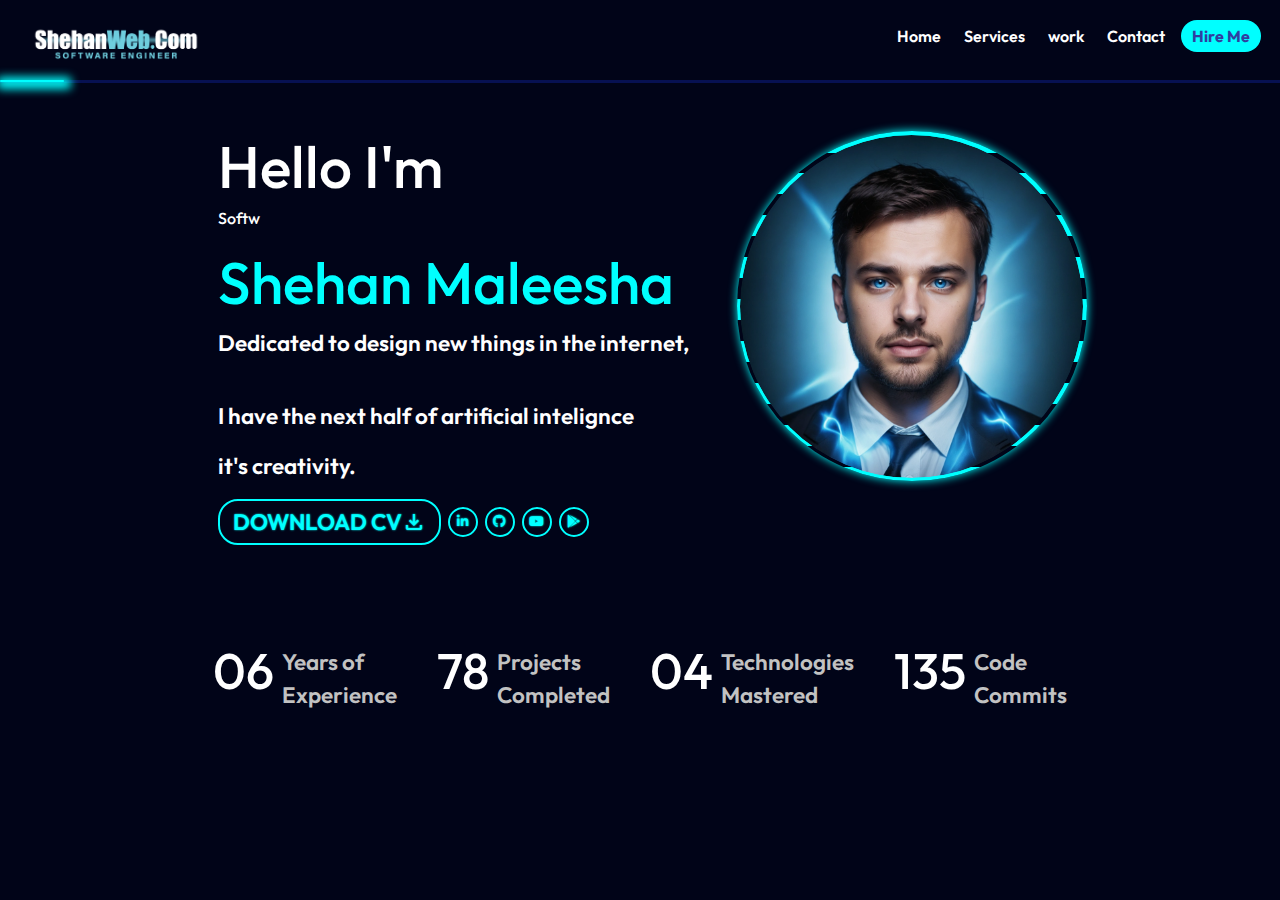
<file: index.html>
<!DOCTYPE html>
<html lang="en">
<head>
    <meta charset="UTF-8">
    <meta name="viewport" content="width=device-width, initial-scale=1.0">
    <link rel="stylesheet" href="https://pro.fontawesome.com/releases/v5.10.0/css/all.css" integrity="sha384-AYmEC3Yw5cVb3ZcuHtOA93w35dYTsvhLPVnYs9eStHfGJvOvKxVfELGroGkvsg+p" crossorigin="anonymous"/>
    <link rel="stylesheet" href="https://cdnjs.cloudflare.com/ajax/libs/font-awesome/6.5.2/css/all.min.css">
    <link href="https://cdn.jsdelivr.net/npm/bootstrap@5.3.3/dist/css/bootstrap.min.css" rel="stylesheet" integrity="sha384-QWTKZyjpPEjISv5WaRU9OFeRpok6YctnYmDr5pNlyT2bRjXh0JMhjY6hW+ALEwIH" crossorigin="anonymous">
    <link rel="stylesheet" href="css/main.css">
    <link rel="stylesheet" href="css/homecontent.css">
    <link rel="stylesheet" href="https://fonts.googleapis.com/css2?family=Material+Symbols+Outlined:opsz,wght,FILL,GRAD@20..48,100..700,0..1,-50..200" />
    <title>Shehan.com</title>
    <link rel="icon" type="image/x-icon" href="images/favicon.ico">
</head>
<body class="center">
    <nav class="wrap d-flex p-3 pt-md-4">
        <div class="nav">
            <a href="index.html" class="flex-grow-1">
                <img src="images/logo-01.png" alt="shehan- website-logo" class="logo">
            </a>
            <div id="navList" class="links">
                <div id="navclose" class="not-display-in-pc navCloseButton"><i class="fa fa-window-close" aria-hidden="true"></i></div>
                <a class="navLinks" href="index.html">Home</a>
                <a class="navLinks" href="work.html">Services</a>
                <a class="navLinks" href="work.html">work</a>
                <a class="navLinks" target="_blank" href="https://www.linkedin.com/in/shehan-maleesha-017a89261/">Contact</a>
                <a class="btn-my-light" target="_blank" href="https://www.linkedin.com/in/shehan-maleesha-017a89261/">Hire Me</a>
            </div>
            <div id="navbutton" class="navbutton not-display-in-pc ">
            <i class="fas fa-bars"></i>
            </div>
        </div>
    </nav>
    <div class="navBottomLine">
        <div class="light "></div>
    </div>
    <main>
        <div class="homecontnet wrap">
            <div class="intro flex justify-content-md-between justify-content-center pt-md-5 pb-md-5">
                <div class="textarea ms-sm-4 white">
                    <h1>Hello I'm</h1>
                    <h6 class="text-shadow-glow typewriter" id="typewriter"></h6>
                    <h1 class="aqua">Shehan Maleesha</h1>
                    <p>Dedicated to design new things in the internet,</p>
                    <br>
                    <p>I have the next half of artificial intelignce</p>
                    <p class="text-shadow-glow"> it's creativity.</p>
                    <div class="socialAndCV d-flex flex-row align-items-center justify-content-start pb-5">
                        <a class="cv"  href="https://github.com/shehanm95/shehan-CV/archive/refs/heads/main.zip">
                            <div class="d-flex mt-1 mb-1 justify-content-between align-items-center">
                                <p class="mb-0">DOWNLOAD CV</p> 
                                <span class=" material-symbols-outlined">
                            download
                            </span></div></a>
                                <div class="socialseperated d-flex ">
                            <a class="social center" target="_blank" href="https://www.linkedin.com/in/shehan-maleesha-017a89261/"><i class="fa-brands fa-linkedin-in"></i></a>
                            <a class="social center"  target="_blank" href="https://github.com/shehanm95"><i class="fa-brands fa-github"></i></a>
                            <a class="social center"  target="_blank" href="https://www.youtube.com/channel/UCpH_c0vdcc4hldc22ilMVgg"><i class="fa-brands fa-youtube"></i></a>
                            <a class="social center"  target="_blank" href="https://play.google.com/store/apps/dev?id=4845380326082321253"><i class="fa-brands fa-google-play"></i></a>

</div></div>
                   
                </div>
                <div class="outerCircle center flex ms-md-5 mb-0 mb-sm-4">
                    <div class="bars ">
                        <div class="bar"></div>
                        <div class="bar"></div>
                        <div class="bar"></div>
                        <div class="bar"></div>
                        <div class="bar"></div>
                        <div class="bar"></div>
                        <div class="bar"></div>
                        <div class="bar"></div>
                        <div class="bar"></div>
                    </div>
                    <div class="innerCircle center">
                        <img src="images/shehan maleesha.png" alt="shehan maleesha photo">
                    </div>
                </div>
               
            </div>
        
            <!-- ============Experience area    ================= -->
            
            <div class="experience">
                <div class="exItem">
                    <h1 class="d-inline-block">06</h1>
                    <p class="d-inline-block">Years of <br>
                    Experience</p>
                </div>
                <div class="exItem">
                    <h1 class="d-inline-block">78</h1>
                    <p class="d-inline-block">Projects<br>
                    Completed</p>
                </div>
                <div class="exItem">
                    <h1 class="d-inline-block">04</h1>
                    <p class="d-inline-block">Technologies <br>
                    Mastered</p>
                </div>
                <div class="exItem">
                    <h1 class="d-inline-block">135</h1>
                    <p class="d-inline-block">Code <br>
                    Commits</p>
                </div>
            </div>
            
            <!-- ============Experience area END    ================= -->
        
        </div>
    </main>
    <footer>

    </footer>
    <div class="d-none" id="moveUp"><i class='far fa-arrow-alt-circle-up' style='font-size:36px'></i></div>
</body>
<script src="https://cdn.jsdelivr.net/npm/bootstrap@5.3.3/dist/js/bootstrap.bundle.min.js" integrity="sha384-YvpcrYf0tY3lHB60NNkmXc5s9fDVZLESaAA55NDzOxhy9GkcIdslK1eN7N6jIeHz" crossorigin="anonymous"></script>
<script src="JS/main.js"></script> 

<style>
@media (min-width: 1000px){
    h1{
    font-size: 6.5vmin;
}
p{
    font-size: 2.5vmin;
}
}
</style>
</html>
</file>
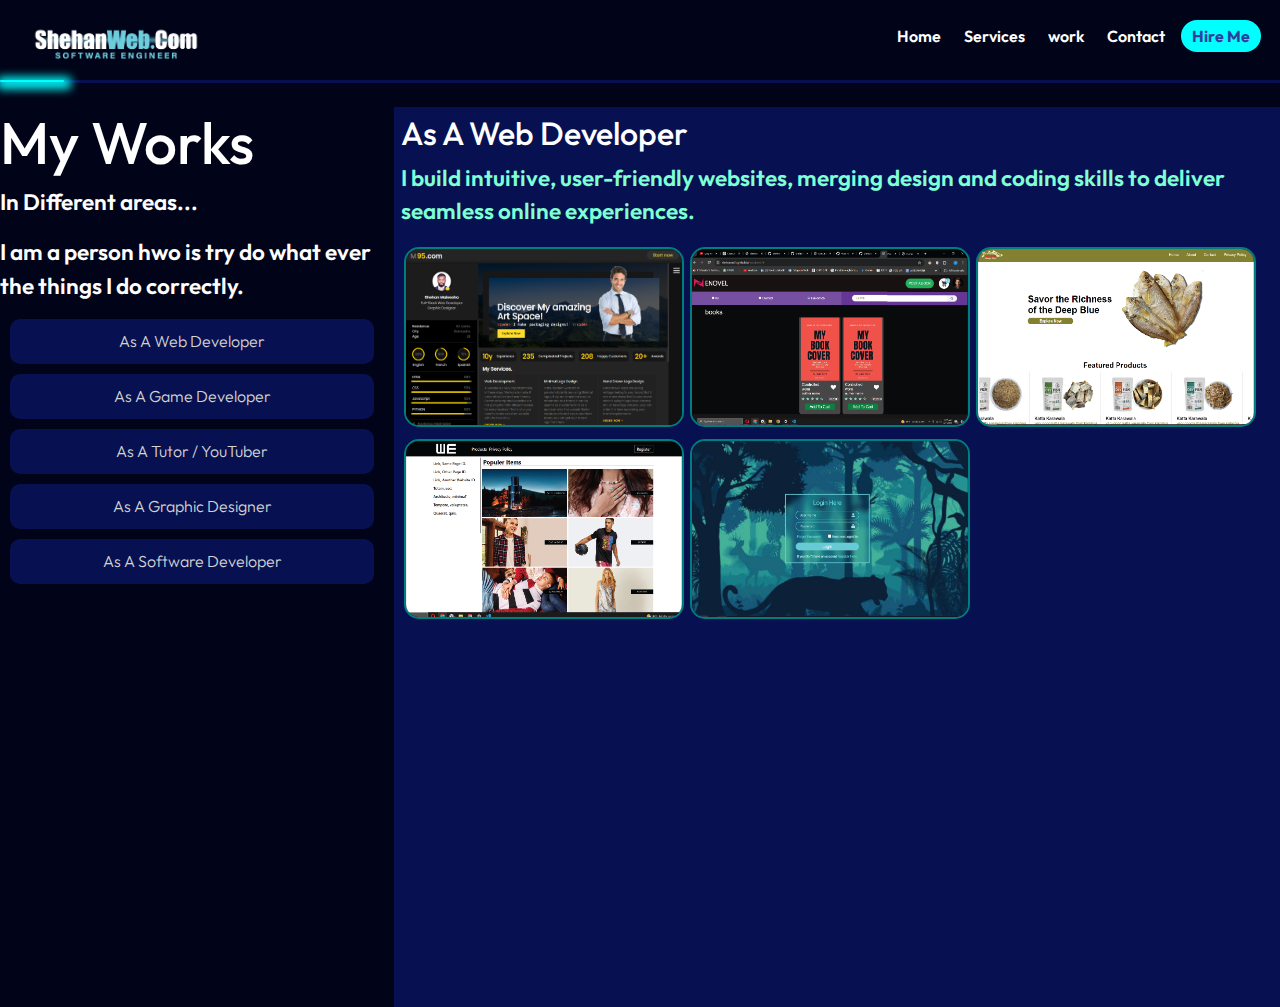
<file: work.html>
<!DOCTYPE html>
<html lang="en">
<head>
    <meta charset="UTF-8">
    <meta name="viewport" content="width=device-width, initial-scale=1.0">
    <link rel="stylesheet" href="https://pro.fontawesome.com/releases/v5.10.0/css/all.css" integrity="sha384-AYmEC3Yw5cVb3ZcuHtOA93w35dYTsvhLPVnYs9eStHfGJvOvKxVfELGroGkvsg+p" crossorigin="anonymous"/>
    <link rel="stylesheet" href="https://cdnjs.cloudflare.com/ajax/libs/font-awesome/6.5.2/css/all.min.css">
    <link href="https://cdn.jsdelivr.net/npm/bootstrap@5.3.3/dist/css/bootstrap.min.css" rel="stylesheet" integrity="sha384-QWTKZyjpPEjISv5WaRU9OFeRpok6YctnYmDr5pNlyT2bRjXh0JMhjY6hW+ALEwIH" crossorigin="anonymous">
    <link rel="stylesheet" href="css/main.css">
    <link rel="stylesheet" href="css/homecontent.css">
    <link rel="stylesheet" href="css/work.css">
    <link rel="stylesheet" href="https://fonts.googleapis.com/css2?family=Material+Symbols+Outlined:opsz,wght,FILL,GRAD@20..48,100..700,0..1,-50..200" />
    <title>Shehan.com | Works</title>
    <link rel="icon" type="image/x-icon" href="images/favicon.ico">
</head>
<body class="center">
    <nav class="wrap d-flex p-3 pt-md-4">
        <div class="nav">
            <a href="index.html" class="flex-grow-1">
                <img src="images/logo-01.png" alt="shehan- website-logo" class="logo">
            </a>
            <div id="navList" class="links">
                <div id="navclose" class="not-display-in-pc navCloseButton"><i class="fa fa-window-close" aria-hidden="true"></i></div>
                <a class="navLinks" href="index.html">Home</a>
                <a class="navLinks" href="work.html">Services</a>
                <a class="navLinks" href="work.html">work</a>
                <a class="navLinks" target="_blank" href="https://www.linkedin.com/in/shehan-maleesha-017a89261/">Contact</a>
                <a class="btn-my-light" target="_blank" href="https://www.linkedin.com/in/shehan-maleesha-017a89261/">Hire Me</a>
            </div>
            <div id="navbutton" class="navbutton not-display-in-pc ">
            <i class="fas fa-bars"></i>
            </div>
        </div>
    </nav>
    <div class="navBottomLine">
        <div class="light "></div>
    </div>
    <main class="workContent wrap d-flex mt-0 mt-sm-4">
            <div class="sidebar">
                <div>
                    <h1>My Works</h1>
                    <p>In Different areas...</p>
                    <p class="explain ">I am a person hwo is try do what ever the things I do correctly.</p>
                </div>
                <a onclick="chooseCategory('webDeveloper')" href="#holder" class="tab">As A Web Developer</a>
                <a onclick="chooseCategory('gameDeveloper')" href="#holder" class="tab">As A Game Developer</a>
                <a onclick="chooseCategory('YouTuber')" href="#holder" class="tab">As A Tutor /&nbsp;YouTuber</a>
                <a onclick="chooseCategory('Designer')" href="#holder" class="tab">As A Graphic Designer</a>
                <a onclick="chooseCategory('Software')" href="#holder" class="tab">As A Software Developer</a>
            </div>
            <div id="holder" class="col-12 col-md-9 workCategoryHolder">
                <div id="webDeveloper" class="workCategory col-12">
                    <div class="describe">
                        <h2>As A Web Developer</h2>
                        <p>I build intuitive, user-friendly websites, merging design and coding skills to deliver seamless online experiences.</p>
                    </div>
                    
                </div>
                <div id="gameDeveloper" class="workCategory d-none col-12">
                    <div class="describe">
                        <h2>As A Game Developer</h2>
                        <p>I craft engaging game experiences, blending creativity and technical skills to entertain and challenge players.</p>
                    </div>
                </div>
                <div id="YouTuber" class="workCategory d-none col-12">
                    <div class="describe">
                        <h2>As A YouTuber</h2>
                        <p>I produce informative and entertaining video content, connecting with my audience through creativity and authenticity.</p>
                    </div>
                </div>
                <div id="Designer" class="workCategory d-none col-12">
                    <div class="describe">
                        <h2>As A Graphic Designer</h2>
                        <p>I design visually appealing graphics, combining aesthetics with functionality to communicate messages effectively.</p>
                    </div>
                </div>
                <div id="Software" class="workCategory d-none col-12">
                    <div class="describe">
                        <h2>As A Software Developer</h2>
                        <p>I develop robust software solutions, focusing on functionality, efficiency, and user satisfaction.</p>
                    </div>
                </div>
            
            </div>
        
    </main>
    <footer>

    </footer>
    
    <!-- SCROLL BUTTON TO BE REMOVED <div class="d-none" id="moveUp"><i class='far fa-arrow-alt-circle-up' style='font-size:36px'></i></div> -->
</body>

    <script>
        let webDeveloper =document.getElementById("webDeveloper");        
        let gameDeveloper =document.getElementById("gameDeveloper");    
        let YouTuber =document.getElementById("YouTuber");    
        let Designer =document.getElementById("Designer");    
        let Software =document.getElementById("Software");
        
        
        function addWorkItem(appendTo, name, shortDescription, imagePath, website) {
            let workItem = document.createElement("div");
            workItem.classList.add("workItem");

            let link = document.createElement("a");
            link.target = "_blank";
            link.href = website;

            let img = document.createElement("img");
            img.src = imagePath;
            img.alt = name;
            link.appendChild(img);

            let workDetails = document.createElement("div");
            workDetails.classList.add("workDetails");

            let title = document.createElement("h2");
            title.textContent = name;
            workDetails.appendChild(title);

            let description = document.createElement("p");
            description.textContent = shortDescription;
            workDetails.appendChild(description);

            link.appendChild(workDetails);
            workItem.appendChild(link);
            appendTo.append(workItem);
        }


        // ADD WORK ITEM AREA WEB DEVELOPER==================================
        {
        addWorkItem(webDeveloper,"Old Personal Website", 
        "I have made this in 2020 as a sample website.", 
        "images/webdeveloper/oldPersonalWebsite2.png",
        "https://shehanm95.github.io/m95.com/");
        addWorkItem(webDeveloper,"Book Shop Website", 
        "I made this website for a online shopping store.", 
        "images/webdeveloper/BookWebsite.png",
        "https://shehanm95.github.io/bookweb/#");
        addWorkItem(webDeveloper,"DryFish.com", 
        "I made this website for a Dry Fish Store", 
        "images/webdeveloper/DryFishWebsite.png",
        "https://shehanm95.github.io/DryFish.com/");
        addWorkItem(webDeveloper,"Fashion.com", 
        "I made this website for a Online Fashion Store.", 
        "images/webdeveloper/FashionWebsite.png",
        "https://shehanm95.github.io/fashion.com/");
        addWorkItem(webDeveloper,"A LoginPage", 
        "This is a sample Login Page", 
        "images/webdeveloper/LoginWebsite.png",
        "https://shehanm95.github.io/LoginPage/");
        }
        // ADD WORK ITEM AREA GAME DEVELOPER=================================
        {
        addWorkItem(gameDeveloper,"Cute Goblin",
        "I have made this game as a game developer",
        "images/gameDeveloper/Cute Goblin.png",
        "https://www.youtube.com/watch?v=V0A5VFR_hiA");
        addWorkItem(gameDeveloper,"Feli In The BCI",
        "I have made this game as a game developer",
        "images/gameDeveloper/Feli In The BCI.png",
        "https://youtu.be/4C1Z1GRJENo");
        addWorkItem(gameDeveloper,"fighter Mobile",
        "I have made this game as a game developer",
        "images/gameDeveloper/fighter Mobile.png",
        "https://play.google.com/store/apps/details?id=com.easternpearl.fightermobile");
        addWorkItem(gameDeveloper,"Fruit Catcher",
        "I have made this game as a game developer",
        "images/gameDeveloper/Fruit Catcher.png",
        "https://play.google.com/store/apps/details?id=com.easternPearl.test");
        addWorkItem(gameDeveloper,"Pearl Harbor Attack",
        "I have made this game as a game developer",
        "images/gameDeveloper/Pearl Harbor Attack.png",
        "https://youtu.be/_iWh3xzRM6E");
        addWorkItem(gameDeveloper,"Pirate Cannon",
        "I have made this game as a game developer",
        "images/gameDeveloper/Pirate Cannon.png",
        "https://www.youtube.com/watch?v=CCugnqq-pDY");
        addWorkItem(gameDeveloper,"Path Finder",
        "I have made this game as a game developer",
        "images/gameDeveloper/Path Finder.png",
        "https://youtu.be/IekF_sBsut0");
        }
        // ADD WORK ITEM AREA YOUTUBER======================================
        { 
        addWorkItem(YouTuber,
        "C++\nTUTORIAL", 
        "Functions in C++",
        "images/youTuber/Functions in C++ youtuber.png",
        "https://www.youtube.com/watch?v=TRwiK5q4Gg0&list=PLYn0CrafIx8ns1Zmvgicn9X9kC7TTN06k&index=4"
        );
        addWorkItem(YouTuber,
        "C++\nTUTORIAL", 
        "Nested For Loops And 2D Arrays",
        "images/youTuber/Nested For Loops And 3D Arrays youtuber.png",
        "https://youtu.be/0aJBu5ba5LQ"
        );
        addWorkItem(YouTuber,
        "C++\nTUTORIAL", 
        "Pointers in C++",
        "images/youTuber/Pointers in C++ youtuber.png",
        "https://youtu.be/0aJBu5ba5LQ"
        );
        addWorkItem(YouTuber,
        "C++\nTUTORIAL", 
        "Recursion Functions",
        "images/youTuber/Recursion Functions in C++.png",
        "https://youtu.be/P129tsrdWSI"
        );
        
        }
        // ADD WORK ITEM AREA DESIGNER=======================================
        {
            addWorkItem(Designer,
            "Graphic Designer", 
            "+7 years Graphic Designer Experience ",
            "images/grapicDesigner/designer 1.jpg",
            "https://www.fiverr.com/mshehan1995/design-your-hand-drawn-logo"
            );
            addWorkItem(Designer,
            "Graphic Designer", 
            "+7 years Graphic Designer Experience ",
            "images/grapicDesigner/designer 2.jpg",
            "https://www.fiverr.com/mshehan1995/design-your-hand-drawn-logo"
            );
            addWorkItem(Designer,
            "Graphic Designer", 
            "+7 years Graphic Designer Experience ",
            "images/grapicDesigner/designer 3.jpg",
            "https://www.fiverr.com/mshehan1995/design-your-hand-drawn-logo"
            );
            addWorkItem(Designer,
            "Graphic Designer", 
            "+7 years Graphic Designer Experience ",
            "images/grapicDesigner/designer 4.jpg",
            "https://www.fiverr.com/mshehan1995/design-your-minimal-logo"
            );
            addWorkItem(Designer,
            "Graphic Designer", 
            "+7 years Graphic Designer Experience ",
            "images/grapicDesigner/designer 5.jpg",
            "https://www.fiverr.com/mshehan1995/design-your-minimal-logo"
            );

        }
        // ADD WORK ITEM AREA SOFTWARE=======================================
        {addWorkItem(Software,
            "Group Work Evaluator", 
            "C++ Software Development",
            "images/softwareDeveloper/GROUP WORK EVALUATOR SOFTWARE THUMBNAIL-01.jpg",
            "https://youtu.be/cG_GdkfQ67o"
            );
        }
    

        //       
        //       
        //       
        //       
    </script>



<script src="https://cdn.jsdelivr.net/npm/bootstrap@5.3.3/dist/js/bootstrap.bundle.min.js" integrity="sha384-YvpcrYf0tY3lHB60NNkmXc5s9fDVZLESaAA55NDzOxhy9GkcIdslK1eN7N6jIeHz" crossorigin="anonymous"></script>
<script src="JS/main.js"></script>
<style>
    @media (min-width: 1000px){
        h1{
        font-size: 6.5vmin;
    }
    p{
        font-size: 2.5vmin;
    }
    }
    </style>
</html>
</file>
<file: css/main.css>
@import url('https://fonts.googleapis.com/css2?family=Outfit:wght@100..900&display=swap');
*{
    padding: 0;
    margin: 0;
    box-sizing: border-box;
    font-family: "Outfit", sans-serif;
    font-optical-sizing: auto;
    font-weight: 600;
    font-style: normal;
}

:root{
    --c_back_Color:rgb(1, 4, 24);
    --c_back_light:rgb(7, 17, 82);
    --aqua:aqua;
    --aqua-dark:rgb(0, 125, 125);
    --c_back_highlight:aqua;
    --t_light_aqua_hover:aqua;
    --btn_light_back_color:aqua;
    --btn_light_hover_back_color:rgb(31, 255, 255);
    --btn_dark_txt_color:rgb(49, 62, 160);
    

}


body, nav{
    background-color: var(--c_back_Color);
    flex-direction: column;
}


.navLinks{
    z-index: 5;
    padding:0 10px 0 10px;
    color: white;
    text-decoration: none;
    font-weight:600;
}
.navLinks:hover{
   animation: linkHover 1s ease-in forwards;
   text-decoration: underline;
   text-shadow: 0 0 10px #fff, 0 0 20px #fff;
   
}

.text-hover-glow:hover{
   
   text-shadow: 0 0 10px #fff, 0 0 20px #fff;
   
}
.text-shadow-glow{
    animation: glow 5s linear infinite;
}
@keyframes glow{
    0%{
        text-shadow: 0 0 30px #fff;  

    }
    50%{
        text-shadow: 0 0 0px #fff;  
    }
    100%{
        text-shadow: 0 0 30px #fff;   

    }
}
@keyframes linkHover{
    0%{}
    100%{
        color: var(--t_light_aqua_hover);}
   
}

.btn-my-light{
    background-color: var(--btn_light_back_color);
    padding: 6px 11px 6px 11px;
    margin: 3px;
    color: var(--btn_dark_txt_color);
    font-weight:700;
    border-radius: 20px;
    text-decoration: none;
}
.btn-my-light:hover{
    background-color: var(--btn_light_hover_back_color);
    box-shadow: 0px 0px 10px 0px var(--btn_light_hover_back_color);
}

.navBottomLine{
    margin-top: 4px;
    background-color: var(--c_back_light);
    height: 3px;
    flex-grow: 1;
    width: 100%;
}
.navBottomLine .light{
    width: 5%;
    background-color:var(--aqua);
    box-shadow: 2px 2px 10px 5px var(--aqua);
    height: 2px;
    border-radius: 1px;
    animation: navbarLight 60s ease-in-out infinite;
}
@keyframes navbarLight {
    0%{
        transform: translateX(0%);
        opacity: 0.1;
    }
    25%{

        opacity: 1;
    }
    50%{
        transform: translateX(1900%);
        opacity: 0;
    }
    75%{

        opacity: 1;
    }
    100%{
        transform: translateX(0%);
        opacity: 0.05;
    }
}
nav img{
    width: 200px;
}
.not-display-in-pc{
    display:none;
}
.navCloseButton i{
    font-size: 27px;
}
@media (max-width:640px){
    .not-display-in-pc{
        display:inline-block;
    }
    .navCloseButton{
        display:inline-block;
        position: absolute;
        top: 5px;
        left: 5px;
    }
    nav img{
        width: 40%px;
        padding-top: 5px;
        padding-left: 1vw;

    }
    .links{
        z-index: 2;
        background-color: rgb(255, 255, 255);
        position: fixed;
        z-index: 1;
        right: -120%;
        top: 0;
        display: flex;
        height: 100vh;
        width: 100vw;
        justify-content: center;
        align-items: center;
        flex-direction: column;
    }
    .navLinks{
        color: var(--btn_dark_txt_color);
        height: 5vh;
    }
    
}


#moveUp{
    color: white;
    position: fixed;
    top: 90%;
    right: 10%;
}

.move-left{
    animation: navbarLoad 0.5s ease-in forwards;
}
@keyframes navbarLoad {
    0%{
        right: -100%;
         
    } 100%{
        right: 0;
}}
.move-right{
    animation: navbarUnLoad 0.5s ease-in forwards;
}

@keyframes navbarUnLoad {
    0%{
        right: 0; 
    } 100%{
    right: -100%;
}
   
}

.navbutton{
    padding-right: 7px;
    padding-top: 10px;
    margin-left: auto;
}
.navbutton i{
   color: white;
   font-size: 30px;
   margin-left: auto;
}


/* common */
.display{
    display: inline-block;
}
.flex{
    display: flex;
}
.center{
    display: flex;
    justify-content: center;
    align-items: center;
    flex-direction: column;
}
.defaultContent{
    height: 200vh;
    background-color: brown;

}
nav{
    max-width: 1200px;
}
.wrap{
    max-width: 1400px;
    width: 100%;
}
.check{
    border: 1px solid red;
}

@keyframes start-form-right{
    0%{
     transform: translateX(-20%);
     opacity: 0;
    } 
 }
 @keyframes start-form-left{
    0%{
     transform: translateX(20%);
     opacity: 0;
    } 
 }
 @keyframes start-form-down{
    0%{
     transform: translateY(20%);
     opacity: 0;
    } 
 }
 @keyframes start-form-down-long{
    0%{
     transform: translateY(40%);
     opacity: 0;
    } 
 }
</file>
<file: css/homecontent.css>
.white{
    color: white;
}

.aqua{
    color: aqua;
}

.typewriter{
    height: 30px;
}

.intro{
    flex-wrap:wrap ;
}

.textarea{
    animation: start-form-right 1s ease-out forwards;
}


.outerCircle{
    /* margin:0 30px 0 30px; */
    max-width: 350px;
    max-height: 350px;
    min-width: 350px;
    min-height: 350px;
    flex-grow: 1;
    position: relative;
    width: 40%;
    border-radius: 50%;
    overflow: hidden;
    box-shadow: 0px 0px 10px 0px aqua;
    animation: start-form-left 1s ease-out forwards;
}
.outerCircle:hover{
    box-shadow: 0px 0px 30px 0px aqua;
}

@media (max-width: 400px){
    .outerCircle{
       max-height: 300px;
       max-width: 300px; 
       min-height: 300px;
       min-width: 300px; 
    }
}
.bars{
    z-index: -1;
    width: 100%;
    /* border: 3px dashed aqua; */
    height: 102%;
    border-radius: 50%;
    display: flex;
    justify-content: space-between;
    flex-direction: column;
    align-items: center;
    position: absolute;
    top: 0;
    left: 0;
    animation: rotate 8s infinite cubic-bezier(0.36, 0.47, 0.17, 0.76);
}

@keyframes rotate {
from {
transform: rotate(0deg);
}
to {
transform: rotate(360deg);
}
}

.bar{
    height: 6%;
    background-color: aqua;
    width: 140%;
    /* margin-top: 10%; */
}
.innerCircle{
    border-radius: 50%;
    width: 98%;
    height: 98%;
    overflow: hidden;
}
.innerCircle img{
    /* z-index: 1; */
    /* display: none; */
    border-radius: 50%;
    width: 100%;
    overflow: hidden;
}


/* ==================================Experience ================ */
.experience{
    display: flex;
    justify-content: space-between;
    align-items: center;
    flex-wrap: wrap;
}

.exItem {
    display: flex;
    min-width: 200px;
    justify-content: center;
    color: white;
    flex-grow: 1;
    animation: start-form-down 4s ease-out forwards;
}
/* min-width: 200px;  missing code cannot find for now*/
.exItem h1{
    font-size: 50px;
    padding-right:5px ;
}
.exItem p{
    padding: 4px 0 0 3px;
    color: rgb(194, 194, 194);
}
/* for others */
/* .exItem:hover ~ .exItem p , .exItem:hover ~ .exItem h1 {
        text-shadow: 0 0 5px #fff;
} */

/* for self */
.exItem:hover p, .exItem:hover h1 {
    text-shadow: 0 0 5px #fff;
}

@media (max-width:542px){
    .experience{
    margin-top: 20px;}
}
@media (max-width:400px){
    .experience{
        flex-direction: column;
    }
    .experience br{
        display: none;
    }
    .experience h1 {
        padding-top: 9px;
       font-size: 22px;
       font-weight: 400;
       padding-bottom: 0;
    }
    .experience p {
        padding-top: 6px;
        padding-bottom: 0;
       font-size: 22px;
       font-weight: 400;
    }
    .exItem{
        border: 1px solid white;
        border-radius: 10px;
        margin-bottom: 10px;
        width: 90%;
    }

}


/* =======================================   social items   =================================== */

.cv ,.social{
    margin-right: 7px;
    text-decoration: none;
    color: var(--aqua);
    text-shadow: 0px 0px 2px var(--aqua);
}
.cv:hover ,.social:hover{
    
    text-shadow: 0px 0px 5px var(--aqua);
    box-shadow: 0px 0px 20px var(--aqua);

}
.cv{
    border: 2px solid var(--aqua);
    border-radius: 20px;
    padding: 0 13px 0 13px;
    font-weight: 200;

}

.cv a{
    font-weight: 200;

}

@media (max-width:867px){
    .socialAndCV{
        flex-direction: column !important;
    }
    .cv{
        margin: 10px 0 20px 0;
      justify-content: start;  
    }
    .social{
        margin: 10px 10px 0 10px;
    }
}
.social i{
 color:var(--aqua);
 font-size: 13px;  
}
.social{ 
    border: 2px solid var(--aqua);
    border-radius: 50%;
    width: 30px;
    height: 30px; 
}
.social:hover{
    animation: socialUp .7s linear infinite;

}
@keyframes socialUp{
    0%{
        transform: translateY(0%);
    }
    50%{
        transform: translateY(-30%);
    }
    100%{
        transform: translateY(0%);
    }
}
</file>
<file: css/work.css>
.workDetails{
    position: absolute;
    top: 100%;
    background-color: rgba(0, 119, 119, 0.75);
    color: white;
    height: 100%;
    width: 100%;
    display: flex;
    justify-content: center;
    padding-top: 20px;
    text-align: center;
    flex-direction: column;
}
.workItem:hover .workDetails{
    animation: showBanner 0.6s ease-in forwards;
}
@keyframes showBanner{
    0%{
        top: 100%;
        opacity: 0;
    }
    100%{
        top: 0%;
        opacity:1;
    }
}

.describe p{
    color: aquamarine;
}
.workCategory{
    width: 100%;
    min-height: 100vh;
    margin: 0 10px 0 10px;
    padding: 7px;
    background-color: var(--c_back_light);
    animation: start-form-down 1.3s ease-out forwards;

}
.workItem{
    position: relative;
    height: 180px;
    width: 280px;
    border: 2px solid var(--aqua-dark);
    margin: 3px;
    border-radius: 15px;
    overflow: hidden;
    animation: start-form-down-long 1.3s ease-out forwards;
    display: inline-block;
   
}
@media (max-width:300px) {
    .workItem{
        position: relative;
        height: 170px;
        width: 270px;
        margin: 0;
}}

.workContent{
    display: flex;
    flex-wrap: wrap
}
.sidebar{
    flex-basis: 30%;
}
.workCategoryHolder{
    flex-basis: 70%;
}


.workItem:hover{
    border: 2px solid var(--aqua);
    
}

.workItem a{
    display: inline-block;
    width: 100%;
    height: 100%;
}
.workItem a img{
    display: inline-block;
    width: 100%;
    height: 100%;
}
.sidebar a{
    display: flex;
    justify-content: center;
    align-items: center;
    text-decoration: none;
    color: rgb(211, 211, 211);
    height: 45px;
    background-color: var(--c_back_light);
    margin: 10px;
    border-radius: 10px; 
    font-weight: 300;
}

.sidebar a:hover{
    background-color: var(--aqua);
    color: var(--c_back_light);
    font-weight: 600;
    box-shadow: 0 0 10px 0 var(--aqua);
}
.workContent{
    color: white;
}

@media (max-width:847px){
    .sidebar{
    flex-basis: 100%;
}
.workCategoryHolder{
    flex-basis: 100%;
}
.sidebar a{
    margin-left: 0;
    margin-right: 0;
}
.workCategory{
align-items: start;
display: flex;
justify-content: space-around;
flex-wrap: wrap;

}

}
</file>
